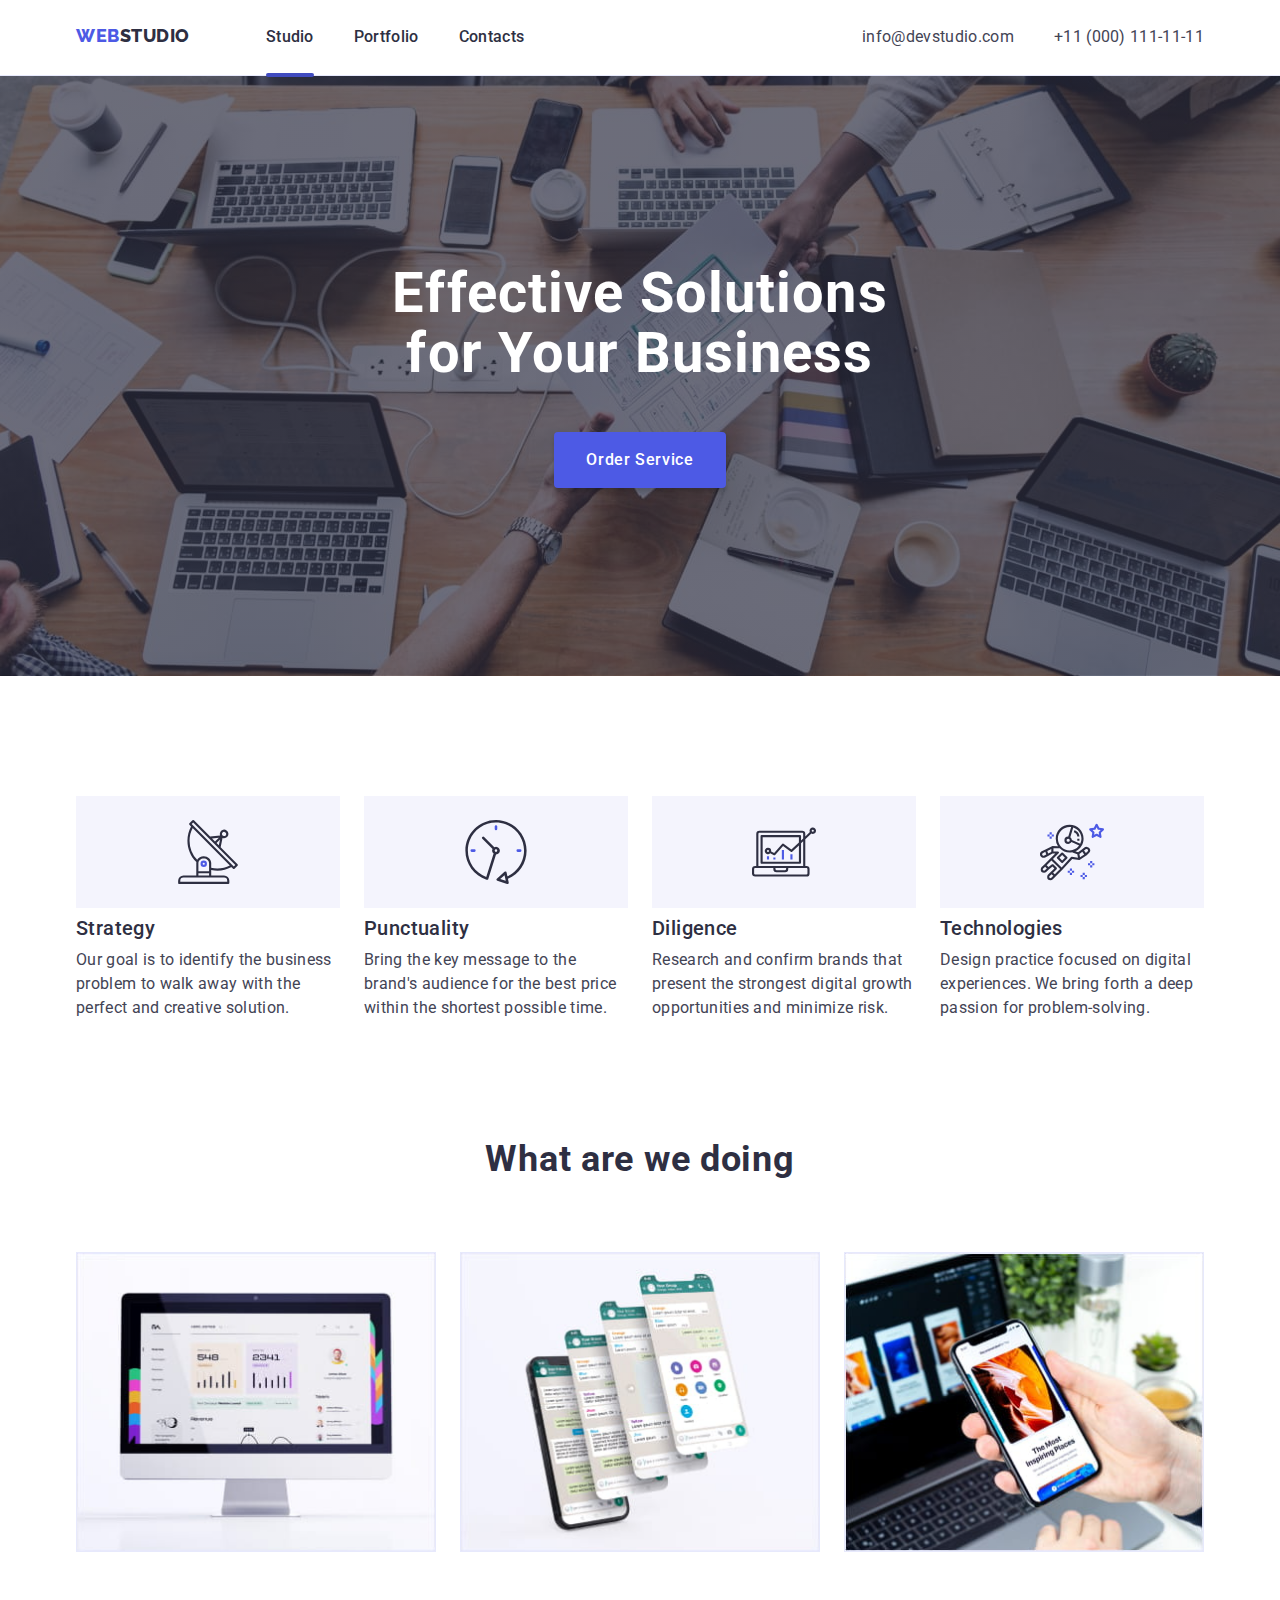
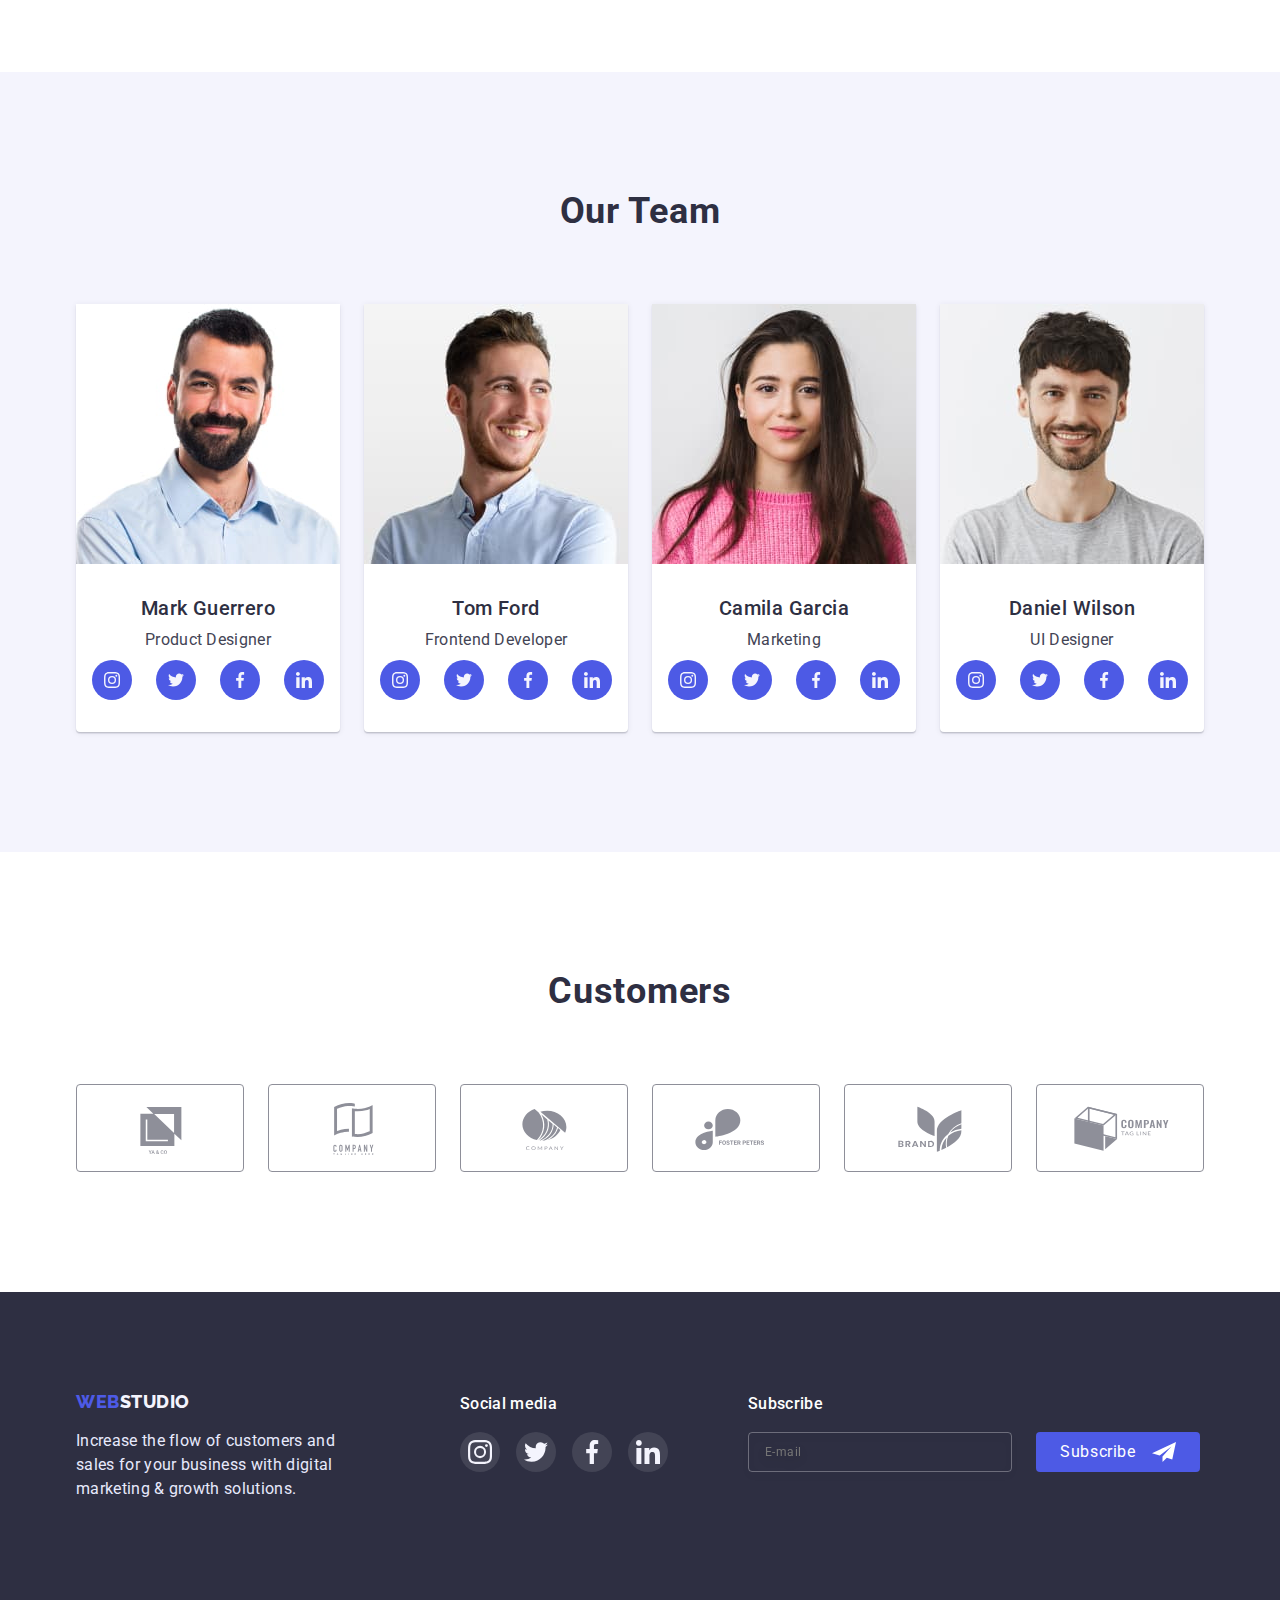
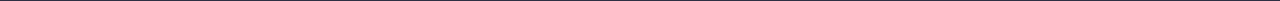
<file: index.html>
<!DOCTYPE html>
<html lang="en">
  <head>
    <meta charset="UTF-8" />
    <meta http-equiv="X-UA-Compatible" content="IE=edge" />
    <meta name="viewport" content="width=device-width, initial-scale=1.0" />
    <title>Document</title>
    <link rel="stylesheet" href="./css/modern-normalize.css" />
    <link rel="stylesheet" href="./css/styles.css" />
    <link rel="stylesheet" href="./css/mobile.css" />
    <link rel="stylesheet" href="./css/tablet.css" />
    <link rel="stylesheet" href="./css/desktop.css" />
    <link rel="preconnect" href="https://fonts.googleapis.com" />
    <link rel="preconnect" href="https://fonts.gstatic.com" crossorigin />
    <link
      href="https://fonts.googleapis.com/css2?family=Raleway:wght@800&family=Roboto:wght@400;500;700;900&display=swap"
      rel="stylesheet"
    />
  </head>
  <body>
    <!--Шапка сторінки-->
    <header class="header">
      <div class="container header-container">
        <a href="./index.html" class="logo"
          ><span class="web">Web</span>studio</a
        >

        <nav class="navigation">
          <ul class="navigation-list">
            <li>
              <a href="./index.html" class="navigation-link current">Studio</a>
            </li>

            <li>
              <a href="./portfolio.html" class="navigation-link">Portfolio</a>
            </li>

            <li>
              <a href="" class="navigation-link">Contacts</a>
            </li>
          </ul>
        </nav>
        <ul class="contacts-list">
          <li>
            <a href="mailto:info@devstudio.com" class="contacts email"
              >info@devstudio.com</a
            >
          </li>
          <li>
            <a href="tel:+11(000)111-11-11" class="contacts"
              >+11 (000) 111-11-11</a
            >
          </li>
        </ul>
        <button
          title="open page menu button"
          data-menu-open
          class="menu-btn-open"
        >
          <svg width="32" height="22" class="icon-hamburger">
            <use href="./images/icons.svg#icon-hamburger"></use>
          </svg>
        </button>
      </div>
    </header>

    <!--Основний унікальний контент сторінки-->
    <main>
      <!--Герой-->
      <section class="hero">
        <div class="container hero-container">
          <h1 class="hero-title">
            Effective Solutions<br />
            for Your Business
          </h1>
          <button data-modal-open class="hero-btn">Order Service</button>
        </div>
      </section>
      <!-- Переваги компанії -->
      <section class="characteristics">
        <div class="container">
          <ul class="benefits">
            <li class="characteristics-item">
              <div class="icon-wrapper-benefits">
                <svg width="64" height="64">
                  <use href="./images/icons.svg#icon-antenna"></use>
                </svg>
              </div>
              <h3 class="headertwo-title benefits-header">Strategy</h3>
              <p class="paragraph-text">
                Our goal is to identify the business problem to walk away with
                the perfect and creative solution.
              </p>
            </li>

            <li class="characteristics-item">
              <div class="icon-wrapper-benefits">
                <svg width="64" height="64">
                  <use href="./images/icons.svg#icon-clock"></use>
                </svg>
              </div>
              <h3 class="headertwo-title benefits-header">Punctuality</h3>
              <p class="paragraph-text">
                Bring the key message to the brand's audience for the best price
                within the shortest possible time.
              </p>
            </li>

            <li class="characteristics-item">
              <div class="icon-wrapper-benefits">
                <svg width="64" height="64">
                  <use href="./images/icons.svg#icon-diagram"></use>
                </svg>
              </div>
              <h3 class="headertwo-title benefits-header">Diligence</h3>
              <p class="paragraph-text">
                Research and confirm brands that present the strongest digital
                growth opportunities and minimize risk.
              </p>
            </li>

            <li class="characteristics-item">
              <div class="icon-wrapper-benefits">
                <svg width="64" height="64">
                  <use href="./images/icons.svg#icon-astronaut"></use>
                </svg>
              </div>
              <h3 class="headertwo-title benefits-header">Technologies</h3>
              <p class="paragraph-text">
                Design practice focused on digital experiences. We bring forth a
                deep passion for problem-solving.
              </p>
            </li>
          </ul>
        </div>
      </section>

      <!--3 Секція-->
      <section class="what-company-does">
        <div class="container">
          <h2 class="headertwo-title wawd-title">What are we doing</h2>
          <ul class="wawd-photos-list">
            <li>
              <img
                srcset="images/Rectangle71.jpg 1x, images/Rectangle71-2x.jpg 2x"
                src="images/Rectangle71.jpg"
                alt="Computer display"
                width="360"
                class="wawd-photos"
              />
            </li>
            <li>
              <img
                srcset="images/Rectangle72.jpg 1x, images/Rectangle72-2x.jpg 2x"
                src="images/Rectangle72.jpg"
                alt="Smartphone screen"
                width="360"
                class="wawd-photos"
              />
            </li>
            <li>
              <img
                srcset="images/Rectangle73.jpg 1x, images/Rectangle73-2x.jpg 2x"
                src="images/Rectangle73.jpg"
                alt="Smartphone and laptop"
                width="360"
                class="wawd-photos"
              />
            </li>
          </ul>
        </div>
      </section>

      <!--4 Секція-->
      <section class="our-team">
        <div class="container">
          <h2 class="headertwo-title ot-title">Our Team</h2>

          <ul class="ot-ul">
            <li class="our-team-item">
              <img
                srcset="images/img1.jpg 1x, images/img1-2x.jpg 2x"
                src="images/img1.jpg"
                alt="Grinning black-haired man"
                width="264"
              />
              <h3 class="header-three-title photocards-header">
                Mark Guerrero
              </h3>
              <p class="paragraph-text">Product Designer</p>
              <ul class="soc-list">
                <li class="soc-list-item">
                  <a
                    title="instagram link"
                    href="https://www.instagram.com/"
                    class="soc-list link"
                    target="_blank"
                    rel="noopener noreferrer"
                    ><svg cwidth="16" height="16" class="soc-icon">
                      <use href="./images/icons.svg#icon-instagram"></use></svg
                  ></a>
                </li>
                <li class="soc-list-item">
                  <a
                    title="twitter link"
                    href="https://twitter.com/home"
                    class="soc-list link"
                    target="_blank"
                    rel="noopener noreferrer"
                    ><svg width="16" height="16" class="soc-icon">
                      <use href="./images/icons.svg#icon-twitter"></use></svg
                  ></a>
                </li>
                <li class="soc-list-item">
                  <a
                    title="facebook link"
                    href="https://www.facebook.com/"
                    class="soc-list link"
                    target="_blank"
                    rel="noopener noreferrer"
                    ><svg width="16" height="16" class="soc-icon">
                      <use href="./images/icons.svg#icon-facebook"></use></svg
                  ></a>
                </li>
                <li class="soc-list-item">
                  <a
                    title="linkedin link"
                    href="https://www.linkedin.com/"
                    class="soc-list link"
                    target="_blank"
                    rel="noopener noreferrer"
                    ><svg width="16" height="16" class="soc-icon">
                      <use href="./images/icons.svg#icon-linkedin"></use></svg
                  ></a>
                </li>
              </ul>
            </li>

            <li class="our-team-item">
              <img
                srcset="images/img2.jpg 1x, images/img2-2x.jpg 2x"
                src="images/img2.jpg"
                alt="Wide-smiling guy"
                width="264"
              />
              <h3 class="header-three-title photocards-header">Tom Ford</h3>
              <p class="paragraph-text">Frontend Developer</p>
              <ul class="soc-list">
                <li class="soc-list-item">
                  <a
                    title="instagram link"
                    href="https://www.instagram.com/"
                    class="soc-list link"
                    target="_blank"
                    rel="noopener noreferrer"
                    ><svg width="16" height="16" class="soc-icon">
                      <use href="./images/icons.svg#icon-instagram"></use></svg
                  ></a>
                </li>
                <li class="soc-list-item">
                  <a
                    title="twitter link"
                    href="https://twitter.com/home"
                    class="soc-list link"
                    target="_blank"
                    rel="noopener noreferrer"
                    ><svg width="16" height="16" class="soc-icon">
                      <use href="./images/icons.svg#icon-twitter"></use></svg
                  ></a>
                </li>
                <li class="soc-list-item">
                  <a
                    title="facebook link"
                    href="https://www.facebook.com/"
                    class="soc-list link"
                    target="_blank"
                    rel="noopener noreferrer"
                    ><svg width="16" height="16" class="soc-icon">
                      <use href="./images/icons.svg#icon-facebook"></use></svg
                  ></a>
                </li>
                <li class="soc-list-item">
                  <a
                    title="linkedin link"
                    href="https://www.linkedin.com/"
                    class="soc-list link"
                    target="_blank"
                    rel="noopener noreferrer"
                    ><svg width="16" height="16" class="soc-icon">
                      <use href="./images/icons.svg#icon-linkedin"></use></svg
                  ></a>
                </li>
              </ul>
            </li>

            <li class="our-team-item">
              <img
                srcset="images/img3.jpg 1x, images/img3-2x.jpg 2x"
                src="images/img3.jpg"
                alt="The brunette looking in full-face"
                width="264"
              />
              <h3 class="header-three-title photocards-header">
                Camila Garcia
              </h3>
              <p class="paragraph-text">Marketing</p>
              <ul class="soc-list">
                <li class="soc-list-item">
                  <a
                    title="instagram link"
                    href="https://www.instagram.com/"
                    class="soc-list link"
                    target="_blank"
                    rel="noopener noreferrer"
                    ><svg width="16" height="16" class="soc-icon">
                      <use href="./images/icons.svg#icon-instagram"></use></svg
                  ></a>
                </li>
                <li class="soc-list-item">
                  <a
                    title="twitter link"
                    href="https://twitter.com/home"
                    class="soc-list link"
                    target="_blank"
                    rel="noopener noreferrer"
                    ><svg width="16" height="16" class="soc-icon">
                      <use href="./images/icons.svg#icon-twitter"></use></svg
                  ></a>
                </li>
                <li class="soc-list-item">
                  <a
                    title="facebook link"
                    href="https://www.facebook.com/"
                    class="soc-list link"
                    target="_blank"
                    rel="noopener noreferrer"
                    ><svg width="16" height="16" class="soc-icon">
                      <use href="./images/icons.svg#icon-facebook"></use></svg
                  ></a>
                </li>
                <li class="soc-list-item">
                  <a
                    title="linkedin link"
                    href="https://www.linkedin.com/"
                    class="soc-list link"
                    target="_blank"
                    rel="noopener noreferrer"
                    ><svg width="16" height="16" class="soc-icon">
                      <use href="./images/icons.svg#icon-linkedin"></use></svg
                  ></a>
                </li>
              </ul>
            </li>

            <li class="our-team-item">
              <img
                srcset="images/img4.jpg 1x, images/img4-2x.jpg 2x"
                src="images/img4.jpg"
                alt="Young guy looking in full-face"
                width="264"
              />
              <h3 class="header-three-title photocards-header">
                Daniel Wilson
              </h3>
              <p class="paragraph-text">UI Designer</p>
              <ul class="soc-list">
                <li class="soc-list-item">
                  <a
                    title="instagram link"
                    href="https://www.instagram.com/"
                    class="soc-list link"
                    target="_blank"
                    rel="noopener noreferrer"
                    ><svg width="16" height="16" class="soc-icon">
                      <use href="./images/icons.svg#icon-instagram"></use></svg
                  ></a>
                </li>
                <li class="soc-list-item">
                  <a
                    title="twitter link"
                    href="https://twitter.com/home"
                    class="soc-list link"
                    target="_blank"
                    rel="noopener noreferrer"
                    ><svg width="16" height="16" class="soc-icon">
                      <use href="./images/icons.svg#icon-twitter"></use></svg
                  ></a>
                </li>
                <li class="soc-list-item">
                  <a
                    title="facebook link"
                    href="https://www.facebook.com/"
                    class="soc-list link"
                    target="_blank"
                    rel="noopener noreferrer"
                    ><svg width="16" height="16" class="soc-icon">
                      <use href="./images/icons.svg#icon-facebook"></use></svg
                  ></a>
                </li>
                <li class="soc-list-item">
                  <a
                    title="linkedin link"
                    href="https://www.linkedin.com/"
                    class="soc-list link"
                    target="_blank"
                    rel="noopener noreferrer"
                    ><svg width="16" height="16" class="soc-icon">
                      <use href="./images/icons.svg#icon-linkedin"></use></svg
                  ></a>
                </li>
              </ul>
            </li>
          </ul>
        </div>
      </section>

      <!-- 5 Секція -->
      <section class="customers">
        <div class="container customers-container">
          <h2 class="headertwo-title customers-title">Customers</h2>
          <ul class="customers-list">
            <li class="customers-list-item">
              <a title="customer link" href="" class="customers-link">
                <svg width="104" height="56" class="customers-icon">
                  <use href="./images/icons.svg#icon-customers-1"></use>
                </svg>
              </a>
            </li>
            <li class="customers-list-item">
              <a title="customer link" href="" class="customers-link">
                <svg width="104" height="56" class="customers-icon">
                  <use href="./images/icons.svg#icon-customers-2"></use>
                </svg>
              </a>
            </li>
            <li class="customers-list-item">
              <a title="customer link" href="" class="customers-link">
                <svg width="104" height="56" class="customers-icon">
                  <use href="./images/icons.svg#icon-customers-3"></use>
                </svg>
              </a>
            </li>
            <li class="customers-list-item">
              <a title="customer link" href="" class="customers-link">
                <svg width="104" height="56" class="customers-icon">
                  <use href="./images/icons.svg#icon-customers-4"></use>
                </svg>
              </a>
            </li>
            <li class="customers-list-item">
              <a title="customer link" href="" class="customers-link">
                <svg width="104" height="56" class="customers-icon">
                  <use href="./images/icons.svg#icon-customers-5"></use>
                </svg>
              </a>
            </li>
            <li class="customers-list-item">
              <a title="customer link" href="" class="customers-link">
                <svg class="customers-icon" width="104" height="56">
                  <use href="./images/icons.svg#icon-customers-6"></use>
                </svg>
              </a>
            </li>
          </ul>
        </div>
      </section>
    </main>

    <!--Footer-->
    <footer class="footer">
      <div class="container footer-container">
        <div class="footer-wrapper">
          <div class="logo-text-wrapper">
            <a href="./index.html" class="logo-footer"
              ><span class="web-footer">Web</span>studio</a
            >
            <p class="footer-text">
              Increase the flow of customers and sales for your business with
              digital marketing & growth solutions.
            </p>
          </div>
          <div class="soc-media">
            <h4 class="social-media-header">Social media</h4>
            <ul class="soc-media-list">
              <li class="soc-media-item">
                <a
                  title="instagram link"
                  href="https://www.instagram.com/"
                  class="soc-media link"
                  target="_blank"
                  rel="noopener noreferrer"
                >
                  <svg width="24px" height="24px" class="soc-media-icon">
                    <use href="./images/icons.svg#icon-instagram"></use></svg
                ></a>
              </li>
              <li class="soc-media-item">
                <a
                  title="twitter link"
                  href="https://twitter.com/home"
                  class="soc-media link"
                  target="_blank"
                  rel="noopener noreferrer"
                >
                  <svg width="24px" height="24px" class="soc-media-icon">
                    <use href="./images/icons.svg#icon-twitter"></use></svg
                ></a>
              </li>
              <li class="soc-media-item">
                <a
                  title="facebook link"
                  href="https://www.facebook.com/"
                  class="soc-media link"
                  target="_blank"
                  rel="noopener noreferrer"
                  ><svg width="24px" height="24px" class="soc-media-icon">
                    <use href="./images/icons.svg#icon-facebook"></use></svg
                ></a>
              </li>
              <li class="soc-media-item">
                <a
                  title="linkedin link"
                  href="https://www.linkedin.com/"
                  class="soc-media link"
                  target="_blank"
                  rel="noopener noreferrer"
                >
                  <svg width="24" height="24" class="soc-media-icon">
                    <use href="./images/icons.svg#icon-linkedin"></use></svg
                ></a>
              </li>
            </ul>
          </div>
          <form class="footer-form">
            <div class="footer-form-wrapper">
              <label for="footer-email" class="subscribe">Subscribe</label>
              <div class="input-btn-wrap">
                <input
                  id="footer-email"
                  type="email"
                  name="email"
                  class="footer-input"
                  placeholder="E-mail"
                  required
                />
                <div class="btn-footer-wrap">
                  <button type="submit" class="btn-footer">
                    <span class="btn-text">Subscribe</span
                    ><svg class="btn-icon" width="24" height="24">
                      <use href="./images/icons.svg#icon-telegram"></use>
                    </svg>
                  </button>
                </div>
              </div>
            </div>
          </form>
        </div>
      </div>
    </footer>

    <!-- Моб-меню -->
    <div data-menu class="menu is-hidden">
      <div class="menu-btn-close">
        <button
          title="close main menu button"
          a
          data-menu-close
          class="close-menu"
        >
          <svg class="icon icon-close">
            <use href="./images/icons.svg#icon-close"></use>
          </svg>
        </button>
      </div>
      <div class="menu-content-wrap">
        <div class="menu-contacts-wrap">
          <nav class="menu-navigation">
            <ul class="menu-navigation-list">
              <li>
                <a href="./index.html" class="menu-navigation-link current"
                  >Studio</a
                >
              </li>

              <li>
                <a href="./portfolio.html" class="menu-navigation-link"
                  >Portfolio</a
                >
              </li>

              <li>
                <a href="" class="menu-navigation-link iris">Contacts</a>
              </li>
            </ul>
          </nav>
        </div>
        <div>
          <ul class="menu-contacts-list">
            <li>
              <a href="tel:+11(000)111-11-11" class="menu-contacts tel"
                >+11 (000) 111-11-11</a
              >
            </li>
            <li>
              <a href="mailto:info@devstudio.com" class="menu-contacts email"
                >info@devstudio.com</a
              >
            </li>
          </ul>
          <ul class="menu-soc-list">
            <li class="menu-soc-list-item">
              <a
                title="instagram link"
                href="https://www.instagram.com/"
                class="menu-soc-list"
                target="_blank"
                rel="noopener noreferrer"
                ><svg cwidth="24" height="24" class="menu-soc-icon">
                  <use href="./images/icons.svg#icon-instagram"></use></svg
              ></a>
            </li>
            <li class="menu-soc-list-item">
              <a
                title="twitter link"
                href="https://twitter.com/home"
                class="menu-soc-list"
                target="_blank"
                rel="noopener noreferrer"
                ><svg width="24" height="24" class="menu-soc-icon">
                  <use href="./images/icons.svg#icon-twitter"></use></svg
              ></a>
            </li>
            <li class="menu-soc-list-item">
              <a
                title="facebook link"
                href="https://www.facebook.com/"
                class="menu-soc-list"
                target="_blank"
                rel="noopener noreferrer"
                ><svg width="24" height="24" class="menu-soc-icon">
                  <use href="./images/icons.svg#icon-facebook"></use></svg
              ></a>
            </li>
            <li class="menu-soc-list-item">
              <a
                title="linkedin link"
                href="https://www.linkedin.com/"
                class="menu-soc-list"
                target="_blank"
                rel="noopener noreferrer"
                ><svg width="24" height="24" class="menu-soc-icon">
                  <use href="./images/icons.svg#icon-linkedin"></use></svg
              ></a>
            </li>
          </ul>
        </div>
      </div>
    </div>

    <!-- Модалка -->
    <div data-modal class="backdrop is-hidden">
      <div class="modal">
        <button
          title="close 'order service' window"
          data-modal-close
          class="close-modal"
        >
          <svg class="icon icon-close">
            <use href="./images/icons.svg#icon-close"></use>
          </svg>
        </button>
        <p class="modal-header">
          Leave your contacts and we will call you back
        </p>
        <form class="modal-form">
          <label for="name" class="modal-labels first">Name</label>
          <div class="modal-input-wrapp">
            <input
              type="text"
              id="name"
              name="name"
              class="modal-inputs"
              placeholder=" "
              required
            />
            <svg class="input-icon" width="18" height="18">
              <use href="./images/icons.svg#icon-person"></use>
            </svg>
          </div>
          <label for="phone" class="modal-labels">Phone</label>
          <div class="modal-input-wrapp">
            <input
              type="tel"
              id="phone"
              name="phone"
              class="modal-inputs"
              placeholder=" "
              required
            />
            <svg class="input-icon" width="18" height="18">
              <use href="./images/icons.svg#icon-phone"></use>
            </svg>
          </div>
          <label for="email" class="modal-labels">Email</label>
          <div class="modal-input-wrapp">
            <input
              type="email"
              id="email"
              name="email"
              class="modal-inputs"
              placeholder=" "
              required
            />
            <svg class="input-icon" width="18" height="18">
              <use href="./images/icons.svg#icon-email"></use>
            </svg>
          </div>
          <div class="comment-wrapper">
            <label for="comment" class="modal-labels">Comment</label
            ><textarea
              name="comment"
              id="comment"
              class="comment-area"
              placeholder="Text input"
            ></textarea>
          </div>
          <div class="checkbox-wrapper">
            <input
              type="checkbox"
              id="policy-accepting"
              name="policy-accepting"
              class="custom-checkbox visually-hidden"
              value="true"
              required
            /><label for="policy-accepting" class="accepting-label"
              >I accept the terms and conditions of the&nbsp<a
                href=""
                class="priv-pol-link"
                >Privacy Policy</a
              ></label
            >
          </div>
          <div class="btn-modal-wrapper">
            <button type="submit" class="modal-submit">Send</button>
          </div>
        </form>
      </div>
    </div>
    <script src="./js/mob-menu.js"></script>
    <script src="./js/modal.js"></script>
  </body>
</html>
</file>
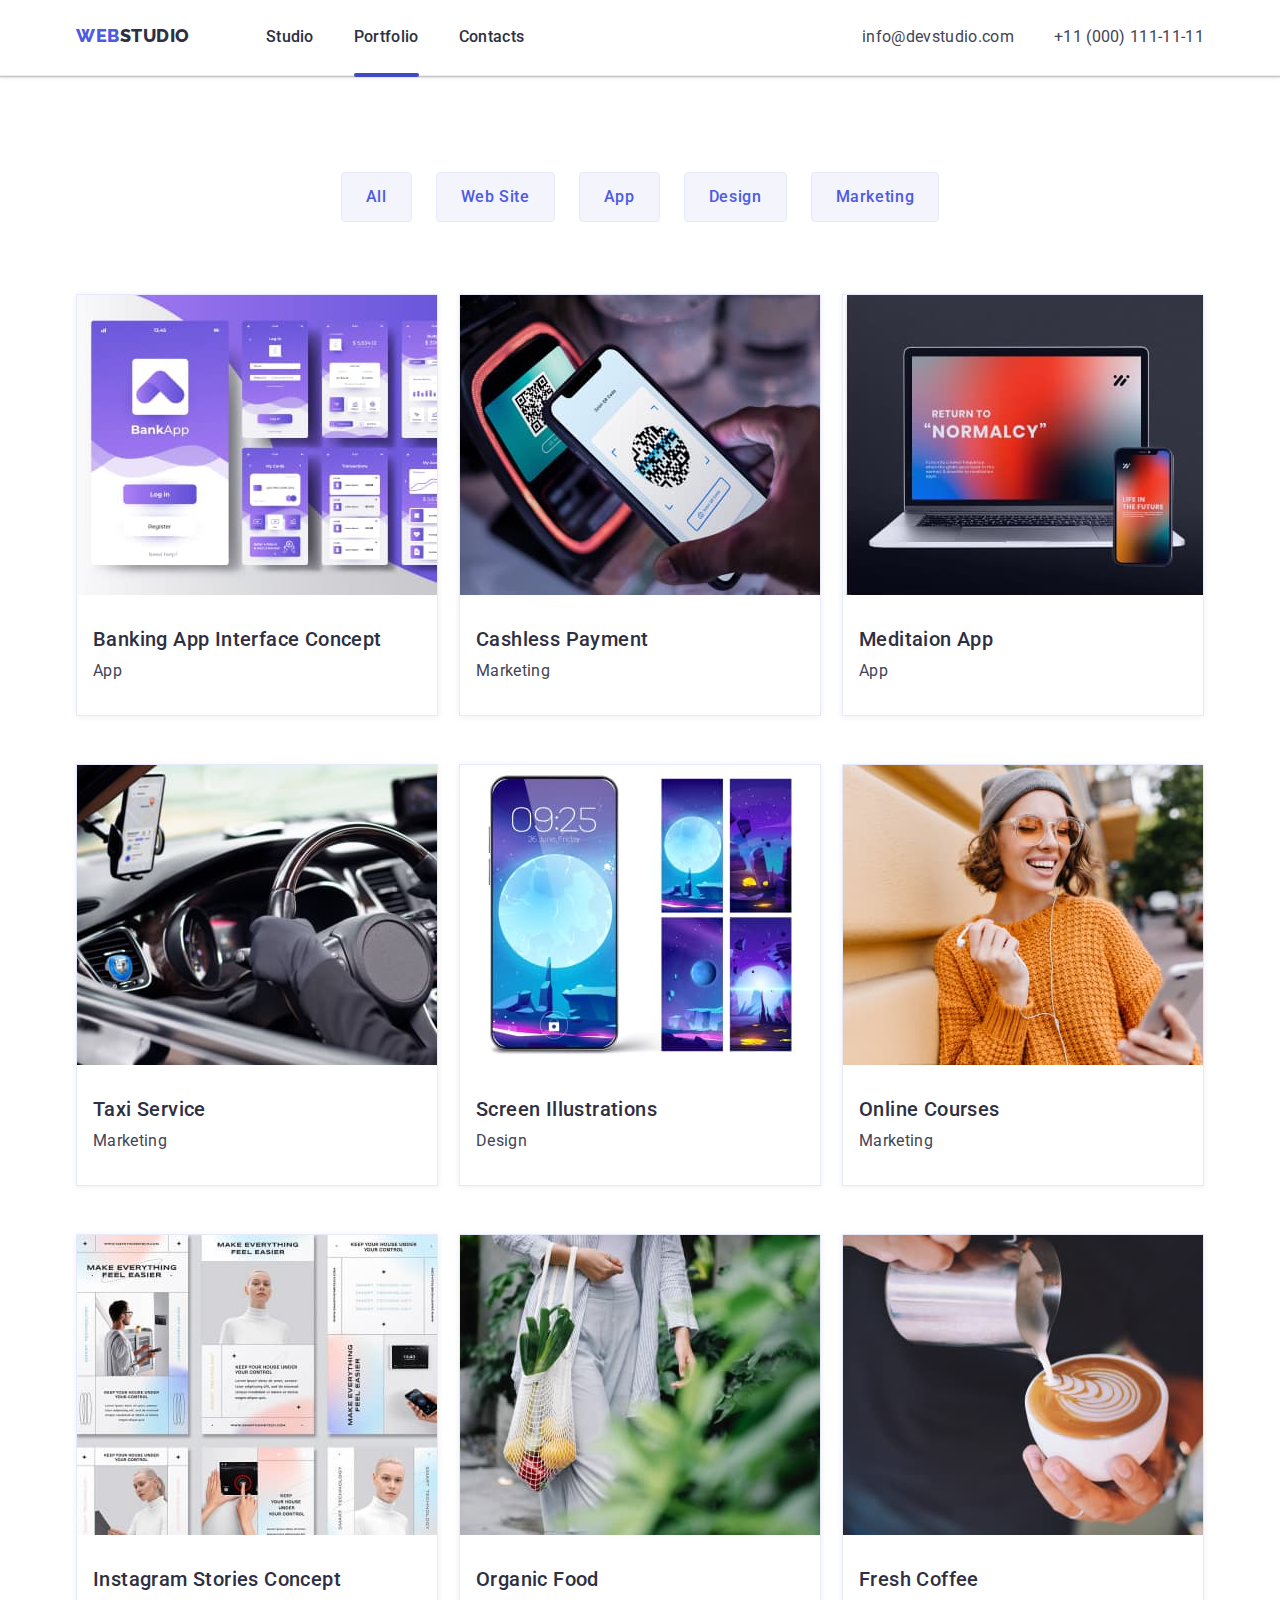
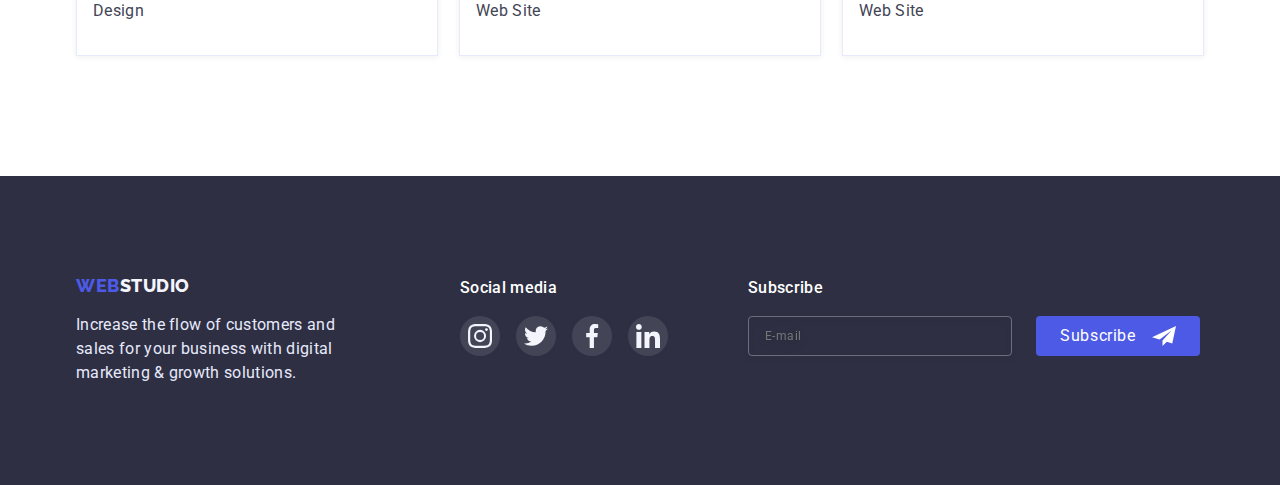
<file: portfolio.html>
<!DOCTYPE html>
<html lang="en">
  <head>
    <meta charset="UTF-8" />
    <meta http-equiv="X-UA-Compatible" content="IE=edge" />
    <meta name="viewport" content="width=device-width, initial-scale=1.0" />
    <title>Document</title>
    <link rel="stylesheet" href="./css/modern-normalize.css" />
    <link rel="stylesheet" href="./css/styles.css" />
    <link rel="stylesheet" href="./css/mobile.css" />
    <link rel="stylesheet" href="./css/tablet.css" />
    <link rel="stylesheet" href="./css/desktop.css" />
    <link rel="preconnect" href="https://fonts.googleapis.com" />
    <link rel="preconnect" href="https://fonts.gstatic.com" crossorigin />
    <link
      href="https://fonts.googleapis.com/css2?family=Raleway:wght@800&family=Roboto:wght@400;500;700;900&display=swap"
      rel="stylesheet"
    />
  </head>
  <body>
    <!--Шапка сторінки-->
    <header class="header">
      <div class="container header-container">
        <a href="./index.html" class="logo"
          ><span class="web">Web</span>studio</a
        >

        <nav class="navigation">
          <ul class="navigation-list">
            <li>
              <a href="./index.html" class="navigation-link">Studio</a>
            </li>

            <li>
              <a href="./portfolio.html" class="navigation-link current"
                >Portfolio</a
              >
            </li>

            <li>
              <a href="" class="navigation-link">Contacts</a>
            </li>
          </ul>
        </nav>
        <ul class="contacts-list">
          <li>
            <a href="mailto:info@devstudio.com" class="contacts email"
              >info@devstudio.com</a
            >
          </li>
          <li>
            <a href="tel:+11(000)111-11-11" class="contacts"
              >+11 (000) 111-11-11</a
            >
          </li>
        </ul>
        <button
          title="open main menu button"
          data-menu-open
          class="menu-btn-open"
        >
          <svg width="32" height="22" class="icon-hamburger">
            <use href="./images/icons.svg#icon-hamburger"></use>
          </svg>
        </button>
      </div>
    </header>

    <!--Основний унікальний контент сторінки-->
    <main>
      <section class="examples">
        <div class="container">
          <!--Фільтри-->
          <ul class="filters unordered-list">
            <li><button type="button" class="filters-btn">All</button></li>
            <li><button type="button" class="filters-btn">Web Site</button></li>
            <li><button type="button" class="filters-btn">App</button></li>
            <li><button type="button" class="filters-btn">Design</button></li>
            <li>
              <button type="button" class="filters-btn">Marketing</button>
            </li>
          </ul>

          <!--Основний контент-->
          <ul class="content unordered-list">
            <li class="content-item">
              <div class="overlay-wrapper">
                <picture
                  ><source
                    srcset="./images/img5.jpg 1x, ./images/img5-2x.jpg 2x"
                    type="image/jpeg"
                    media="(min-width: 1200px)" />
                  <source />
                  <source
                    srcset="
                      ./images/tablet/img5-tab-1x.jpg 1x,
                      ./images/tablet/img5-tab-2x.jpg 2x
                    "
                    type="image/jpeg"
                    media="(min-width: 768px)" />
                  <source />
                  <source
                    srcset="
                      ./images/mobile/img5-mob-1x.jpg 1x,
                      ./images/mobile/img5-mob-2x.jpg 2x
                    "
                    type="image/jpeg"
                    media="(min-width: 320px)" />
                  <source />
                  <img src="./images/img5.jpg" alt="Bank app" class="img-portf"
                /></picture>
                <div class="overlay">
                  <p class="overlay-text">
                    14 Stylish and User-Friendly App Design Concepts · Task
                    Manager App · Calorie Tracker App · Exotic Fruit Ecommerce
                    App · Cloud Storage App
                  </p>
                </div>
              </div>
              <div class="card-text">
                <h2 class="headertwo-portfolio">
                  Banking App Interface Concept
                </h2>
                <p class="text-portfolio">App</p>
              </div>
            </li>
            <li class="content-item">
              <div class="overlay-wrapper">
                <picture
                  ><source
                    srcset="./images/img6.jpg 1x, ./images/img6-2x.jpg 2x"
                    type="image/jpeg"
                    media="(min-width: 1200px)" />
                  <source />
                  <source
                    srcset="
                      ./images/tablet/img6-tab-1x.jpg 1x,
                      ./images/tablet/img6-tab-2x.jpg 2x
                    "
                    type="image/jpeg"
                    media="(min-width: 768px)" />
                  <source />
                  <source
                    srcset="
                      ./images/mobile/img6-mob-1x.jpg 1x,
                      ./images/mobile/img6-mob-2x.jpg 2x
                    "
                    type="image/jpeg"
                    media="(min-width: 320px)" />
                  <source />
                  <img
                    src="./images/img6.jpg"
                    alt="Smartphone"
                    class="img-portf"
                /></picture>
                <div class="overlay">
                  <p class="overlay-text">
                    14 Stylish and User-Friendly App Design Concepts · Task
                    Manager App · Calorie Tracker App · Exotic Fruit Ecommerce
                    App · Cloud Storage App
                  </p>
                </div>
              </div>
              <div class="card-text">
                <h2 class="headertwo-portfolio">Cashless Payment</h2>
                <p class="text-portfolio">Marketing</p>
              </div>
            </li>
            <li class="content-item">
              <div class="overlay-wrapper">
                <picture
                  ><source
                    srcset="./images/img7.jpg 1x, ./images/img7-2x.jpg 2x"
                    type="image/jpeg"
                    media="(min-width: 1200px)" />
                  <source />
                  <source
                    srcset="
                      ./images/tablet/img7-tab-1x.jpg 1x,
                      ./images/tablet/img7-tab-2x.jpg 2x
                    "
                    type="image/jpeg"
                    media="(min-width: 768px)" />
                  <source />
                  <source
                    srcset="
                      ./images/mobile/img7-mob-1x.jpg 1x,
                      ./images/mobile/img7-mob-2x.jpg 2x
                    "
                    type="image/jpeg"
                    media="(min-width: 320px)" />
                  <source />
                  <img src="./images/img7.jpg" alt="Laptop" class="img-portf"
                /></picture>
                <div class="overlay">
                  <p class="overlay-text">
                    14 Stylish and User-Friendly App Design Concepts · Task
                    Manager App · Calorie Tracker App · Exotic Fruit Ecommerce
                    App · Cloud Storage App
                  </p>
                </div>
              </div>
              <div class="card-text">
                <h2 class="headertwo-portfolio">Meditaion App</h2>
                <p class="text-portfolio">App</p>
              </div>
            </li>
            <li class="content-item">
              <div class="overlay-wrapper">
                <picture
                  ><source
                    srcset="./images/img8.jpg 1x, ./images/img8-2x.jpg 2x"
                    type="image/jpeg"
                    media="(min-width: 1200px)" />
                  <source />
                  <source
                    srcset="
                      ./images/tablet/img8-tab-1x.jpg 1x,
                      ./images/tablet/img8-tab-2x.jpg 2x
                    "
                    type="image/jpeg"
                    media="(min-width: 768px)" />
                  <source />
                  <source
                    srcset="
                      ./images/mobile/img8-mob-1x.jpg 1x,
                      ./images/mobile/img8-mob-2x.jpg 2x
                    "
                    type="image/jpeg"
                    media="(min-width: 320px)" />
                  <source />
                  <img
                    src="./images/img8.jpg"
                    alt="Steering wheel"
                    class="img-portf"
                /></picture>
                <div class="overlay">
                  <p class="overlay-text">
                    14 Stylish and User-Friendly App Design Concepts · Task
                    Manager App · Calorie Tracker App · Exotic Fruit Ecommerce
                    App · Cloud Storage App
                  </p>
                </div>
              </div>
              <div class="card-text">
                <h2 class="headertwo-portfolio">Taxi Service</h2>
                <p class="text-portfolio">Marketing</p>
              </div>
            </li>
            <li class="content-item">
              <div class="overlay-wrapper">
                <picture
                  ><source
                    srcset="./images/img9.jpg 1x, ./images/img9-2x.jpg 2x"
                    type="image/jpeg"
                    media="(min-width: 1200px)" />
                  <source />
                  <source
                    srcset="
                      ./images/tablet/img9-tab-1x.jpg 1x,
                      ./images/tablet/img9-tab-2x.jpg 2x
                    "
                    type="image/jpeg"
                    media="(min-width: 768px)" />
                  <source />
                  <source
                    srcset="
                      ./images/mobile/img9-mob-1x.jpg 1x,
                      ./images/mobile/img9-mob-2x.jpg 2x
                    "
                    type="image/jpeg"
                    media="(min-width: 320px)" />
                  <source />
                  <img
                    src="./images/img9.jpg"
                    alt="Locked smartphone screen"
                    class="img-portf"
                /></picture>
                <div class="overlay">
                  <p class="overlay-text">
                    14 Stylish and User-Friendly App Design Concepts · Task
                    Manager App · Calorie Tracker App · Exotic Fruit Ecommerce
                    App · Cloud Storage App
                  </p>
                </div>
              </div>
              <div class="card-text">
                <h2 class="headertwo-portfolio">Screen Illustrations</h2>
                <p class="text-portfolio">Design</p>
              </div>
            </li>
            <li class="content-item">
              <div class="overlay-wrapper">
                <picture
                  ><source
                    srcset="./images/img10.jpg 1x, ./images/img10-2x.jpg 2x"
                    type="image/jpeg"
                    media="(min-width: 1200px)" />
                  <source />
                  <source
                    srcset="
                      ./images/tablet/img10-tab-1x.jpg 1x,
                      ./images/tablet/img10-tab-2x.jpg 2x
                    "
                    type="image/jpeg"
                    media="(min-width: 768px)" />
                  <source />
                  <source
                    srcset="
                      ./images/mobile/img10-mob-1x.jpg 1x,
                      ./images/mobile/img10-mob-2x.jpg 2x
                    "
                    type="image/jpeg"
                    media="(min-width: 320px)" />
                  <source />
                  <img
                    src="./images/img10.jpg"
                    alt="Joyful girl with a smartphone"
                    class="img-portf"
                /></picture>
                <div class="overlay">
                  <p class="overlay-text">
                    14 Stylish and User-Friendly App Design Concepts · Task
                    Manager App · Calorie Tracker App · Exotic Fruit Ecommerce
                    App · Cloud Storage App
                  </p>
                </div>
              </div>
              <div class="card-text">
                <h2 class="headertwo-portfolio">Online Courses</h2>
                <p class="text-portfolio">Marketing</p>
              </div>
            </li>
            <li class="content-item">
              <div class="overlay-wrapper">
                <picture
                  ><source
                    srcset="./images/img11.jpg 1x, ./images/img11-2x.jpg 2x"
                    type="image/jpeg"
                    media="(min-width: 1200px)" />
                  <source />
                  <source
                    srcset="
                      ./images/tablet/img11-tab-1x.jpg 1x,
                      ./images/tablet/img11-tab-2x.jpg 2x
                    "
                    type="image/jpeg"
                    media="(min-width: 768px)" />
                  <source />
                  <source
                    srcset="
                      ./images/mobile/img11-mob-1x.jpg 1x,
                      ./images/mobile/img11-mob-2x.jpg 2x
                    "
                    type="image/jpeg"
                    media="(min-width: 320px)" />
                  <source />
                  <img
                    src="./images/img11.jpg"
                    alt="Templates of Instagram stories"
                    class="img-portf"
                /></picture>
                <div class="overlay">
                  <p class="overlay-text">
                    14 Stylish and User-Friendly App Design Concepts · Task
                    Manager App · Calorie Tracker App · Exotic Fruit Ecommerce
                    App · Cloud Storage App
                  </p>
                </div>
              </div>
              <div class="card-text">
                <h2 class="headertwo-portfolio">Instagram Stories Concept</h2>
                <p class="text-portfolio">Design</p>
              </div>
            </li>
            <li class="content-item">
              <div class="overlay-wrapper">
                <picture
                  ><source
                    srcset="./images/img12.jpg 1x, ./images/img12-2x.jpg 2x"
                    type="image/jpeg"
                    media="(min-width: 1200px)" />
                  <source />
                  <source
                    srcset="
                      ./images/tablet/img12-tab-1x.jpg 1x,
                      ./images/tablet/img12-tab-2x.jpg 2x
                    "
                    type="image/jpeg"
                    media="(min-width: 768px)" />
                  <source />
                  <source
                    srcset="
                      ./images/mobile/img12-mob-1x.jpg 1x,
                      ./images/mobile/img12-mob-2x.jpg 2x
                    "
                    type="image/jpeg"
                    media="(min-width: 320px)" />
                  <source />
                  <img
                    src="./images/img12.jpg"
                    alt="Woman with natural products"
                    class="img-portf"
                /></picture>
                <div class="overlay">
                  <p class="overlay-text">
                    14 Stylish and User-Friendly App Design Concepts · Task
                    Manager App · Calorie Tracker App · Exotic Fruit Ecommerce
                    App · Cloud Storage App
                  </p>
                </div>
              </div>
              <div class="card-text">
                <h2 class="headertwo-portfolio">Organic Food</h2>
                <p class="text-portfolio">Web Site</p>
              </div>
            </li>
            <li class="content-item">
              <div class="overlay-wrapper">
                <picture
                  ><source
                    srcset="./images/img13.jpg 1x, ./images/img13-2x.jpg 2x"
                    type="image/jpeg"
                    media="(min-width: 1200px)" />
                  <source />
                  <source
                    srcset="
                      ./images/tablet/img13-tab-1x.jpg 1x,
                      ./images/tablet/img13-tab-2x.jpg 2x
                    "
                    type="image/jpeg"
                    media="(min-width: 768px)" />
                  <source />
                  <source
                    srcset="
                      ./images/mobile/img13-mob-1x.jpg 1x,
                      ./images/mobile/img13-mob-2x.jpg 2x
                    "
                    type="image/jpeg"
                    media="(min-width: 320px)" />
                  <source />
                  <img
                    src="./images/img13.jpg"
                    alt="A cup of tee"
                    class="img-portf"
                /></picture>
                <div class="overlay">
                  <p class="overlay-text">
                    14 Stylish and User-Friendly App Design Concepts · Task
                    Manager App · Calorie Tracker App · Exotic Fruit Ecommerce
                    App · Cloud Storage App
                  </p>
                </div>
              </div>
              <div class="card-text">
                <h2 class="headertwo-portfolio">Fresh Coffee</h2>
                <p class="text-portfolio">Web Site</p>
              </div>
            </li>
          </ul>
        </div>
      </section>
    </main>

    <!--Підвал сторінки-->
    <footer class="footer">
      <div class="container footer-container">
        <div class="footer-wrapper">
          <div class="logo-text-wrapper">
            <a href="./index.html" class="logo-footer"
              ><span class="web-footer">Web</span>studio</a
            >
            <p class="footer-text">
              Increase the flow of customers and sales for your business with
              digital marketing & growth solutions.
            </p>
          </div>
          <div class="soc-media">
            <h4 class="social-media-header">Social media</h4>
            <ul class="soc-media-list">
              <li class="soc-media-item">
                <a
                  title="instagram link"
                  href="https://www.instagram.com/"
                  class="soc-media link"
                  target="_blank"
                  rel="noopener noreferrer"
                >
                  <svg width="24px" height="24px" class="soc-media-icon">
                    <use href="./images/icons.svg#icon-instagram"></use></svg
                ></a>
              </li>
              <li class="soc-media-item">
                <a
                  title="twitter link"
                  href="https://twitter.com/home"
                  class="soc-media link"
                  target="_blank"
                  rel="noopener noreferrer"
                >
                  <svg width="24px" height="24px" class="soc-media-icon">
                    <use href="./images/icons.svg#icon-twitter"></use></svg
                ></a>
              </li>
              <li class="soc-media-item">
                <a
                  title="facebook link"
                  href="https://www.facebook.com/"
                  class="soc-media link"
                  target="_blank"
                  rel="noopener noreferrer"
                  ><svg width="24px" height="24px" class="soc-media-icon">
                    <use href="./images/icons.svg#icon-facebook"></use></svg
                ></a>
              </li>
              <li class="soc-media-item">
                <a
                  title="linkedin link"
                  href="https://www.linkedin.com/"
                  class="soc-media link"
                  target="_blank"
                  rel="noopener noreferrer"
                >
                  <svg width="24" height="24" class="soc-media-icon">
                    <use href="./images/icons.svg#icon-linkedin"></use></svg
                ></a>
              </li>
            </ul>
          </div>
          <form class="footer-form">
            <div class="footer-form-wrapper">
              <label for="email" class="subscribe">Subscribe</label>
              <div class="input-btn-wrap">
                <input
                  id="email"
                  type="email"
                  name="email"
                  class="footer-input"
                  placeholder="E-mail"
                  required
                />
                <div class="btn-footer-wrap">
                  <button type="submit" class="btn-footer">
                    <span class="btn-text">Subscribe</span
                    ><svg class="btn-icon" width="24" height="24">
                      <use href="./images/icons.svg#icon-telegram"></use>
                    </svg>
                  </button>
                </div>
              </div>
            </div>
          </form>
        </div>
      </div>
    </footer>
    <div data-menu class="menu is-hidden">
      <div class="menu-btn-close">
        <button
          title="close main menu button"
          data-menu-close
          class="close-menu"
        >
          <svg class="icon icon-close">
            <use href="./images/icons.svg#icon-close"></use>
          </svg>
        </button>
      </div>
      <div class="menu-content-wrap">
        <div class="menu-contacts-wrap">
          <nav class="menu-navigation">
            <ul class="menu-navigation-list">
              <li>
                <a href="./index.html" class="menu-navigation-link current"
                  >Studio</a
                >
              </li>

              <li>
                <a href="./portfolio.html" class="menu-navigation-link"
                  >Portfolio</a
                >
              </li>

              <li>
                <a href="" class="menu-navigation-link iris">Contacts</a>
              </li>
            </ul>
          </nav>
        </div>
        <div>
          <ul class="menu-contacts-list">
            <li>
              <a href="tel:+11(000)111-11-11" class="menu-contacts tel"
                >+11 (000) 111-11-11</a
              >
            </li>
            <li>
              <a href="mailto:info@devstudio.com" class="menu-contacts email"
                >info@devstudio.com</a
              >
            </li>
          </ul>
          <ul class="menu-soc-list">
            <li class="menu-soc-list-item">
              <a
                title="instagram link"
                href="https://www.instagram.com/"
                class="menu-soc-list"
                target="_blank"
                rel="noopener noreferrer"
                ><svg cwidth="24" height="24" class="menu-soc-icon">
                  <use href="./images/icons.svg#icon-instagram"></use></svg
              ></a>
            </li>
            <li class="menu-soc-list-item">
              <a
                title="twitter link"
                href="https://twitter.com/home"
                class="menu-soc-list"
                target="_blank"
                rel="noopener noreferrer"
                ><svg width="24" height="24" class="menu-soc-icon">
                  <use href="./images/icons.svg#icon-twitter"></use></svg
              ></a>
            </li>
            <li class="menu-soc-list-item">
              <a
                title="facebook link"
                href="https://www.facebook.com/"
                class="menu-soc-list"
                target="_blank"
                rel="noopener noreferrer"
                ><svg width="24" height="24" class="menu-soc-icon">
                  <use href="./images/icons.svg#icon-facebook"></use></svg
              ></a>
            </li>
            <li class="menu-soc-list-item">
              <a
                title="linkedin link"
                href="https://www.linkedin.com/"
                class="menu-soc-list"
                target="_blank"
                rel="noopener noreferrer"
                ><svg width="24" height="24" class="menu-soc-icon">
                  <use href="./images/icons.svg#icon-linkedin"></use></svg
              ></a>
            </li>
          </ul>
        </div>
      </div>
    </div>
    <script src="./js/mob-menu.js"></script>
  </body>
</html>
</file>
<file: css/styles.css>
:root {
  --background-color: #2e2f42;
  --logo-color: #4d5ae5;
  --basic-text-color: #434455;
  --bg-icon: #f4f4fd;
}

/* Перенести, сюди не відноситься */
.header-three-title {
  font-weight: 500;
  font-size: 20px;
  line-height: 1.2;
  letter-spacing: 0.02em;
  color: var(--background-color);
}

p,
h1,
h2,
h3,
h4,
h5,
h6 {
  margin: 0;
}

ul,
ol {
  list-style-type: none;
  margin: 0;
  padding: 0;
}

img {
  display: block;
}

body {
  font-family: 'Roboto', sans-serif;
  color: var(--basic-text-color);
}

.container {
  margin: 0 auto;
  padding: 0 15px;
}

/* Клас для візуального скриття будь-якого елементу */
.visually-hidden {
  position: absolute;
  width: 1px;
  height: 1px;
  margin: -1px;
  border: 0;
  padding: 0;
  white-space: nowrap;
  clip-path: inset(100%);
  clip: rect(0 0 0 0);
  overflow: hidden;
}
/* Клас для візуального скриття будь-якого елементу */

/*Header*/
.header {
  height: 70px;
  padding-top: 24px;
  padding-bottom: 24px;
  background-color: #ffffff;
  border-bottom: 1px solid #e7e9fc;
  box-shadow: 0px 2px 1px rgba(46, 47, 66, 0.08),
    0px 1px 1px rgba(46, 47, 66, 0.16), 0px 1px 6px rgba(46, 47, 66, 0.08);
}

.header-container {
  display: flex;
  justify-content: space-between;
}

.web,
.logo {
  font-family: 'Raleway', sans-serif;
  font-weight: 800;
  font-size: 18px;
  line-height: 1.33;
  display: flex;
  align-items: center;
  letter-spacing: 0.03em;
  text-transform: uppercase;
  text-decoration: none;
}

.logo {
  color: var(--background-color);
}

.web {
  color: var(--logo-color);
}

.navigation {
  display: none;
}

.contacts-list {
  display: none;
}

.menu-btn-open {
  display: block;
  display: flex;
  align-items: center;
  justify-content: center;
  padding: 0;
  background-color: #ffffff;
  border: #ffffff;
  outline: none;
}

.icon-hamburger {
  display: block;
  stroke: rgba(46, 47, 66, 1);
}

/*Main*/
/* 1 секція */
.hero {
  background-color: var(--background-color);
  padding: 112px 0px;
  background-repeat: no-repeat;
  background-position: center;
  background-size: cover;
  background-image: linear-gradient(
      rgba(46, 47, 66, 0.7),
      rgba(46, 47, 66, 0.7)
    ),
    url(../images/hero-bgi-mob-1x.jpg);
}

.hero-container {
  display: flex;
  flex-direction: column;
  align-items: center;
}

.hero-title {
  font-weight: 700;
  font-size: 36px;
  line-height: 1.11;
  text-align: center;
  letter-spacing: 0.02em;
  color: #ffffff;
  margin-bottom: 72px;
}

.hero-btn {
  font-family: 'Roboto', sans-serif;
  font-weight: 500;
  font-size: 16px;
  line-height: 1.5;
  letter-spacing: 0.04em;
  padding: 16px 32px;
  background-color: var(--logo-color);
  color: #ffffff;
  box-shadow: 0px 4px 4px rgba(0, 0, 0, 0.15);
  border: 0px;
  border-radius: 4px;
  cursor: pointer;
  transition: background-color 250ms cubic-bezier(0.4, 0, 0.2, 1),
    box-shadow 250ms cubic-bezier(0.4, 0, 0.2, 1);
}

.hero-btn:hover,
.hero-btn:focus {
  background-color: var(--logo-color);
  box-shadow: 0px 1px 6px rgba(46, 47, 66, 0.08),
    0px 1px 1px rgba(46, 47, 66, 0.16), 0px 2px 1px rgba(46, 47, 66, 0.08);
}

.hero-btn:active {
  background-color: #404bbf;
  box-shadow: 0px 4px 4px rgba(0, 0, 0, 0.15);
}

/* 2 секція */
.characteristics {
  padding: 96px 0px;
}

.benefits {
  display: flex;
  flex-wrap: wrap;
  row-gap: 72px;
  max-width: 100%;
}

.icon-wrapper-benefits {
  display: none;
}

.benefits-header {
  margin-bottom: 8px;
}

.paragraph-text {
  font-weight: 500;
  font-size: 16px;
  line-height: 1.5;
  letter-spacing: 0.02em;
}

.headertwo-title {
  font-weight: 700;
  font-size: 36px;
  line-height: 1.11;
  letter-spacing: 0.02em;
  color: var(--background-color);
  text-align: center;
}

/* 3 секція відсутня на телефоні */
.what-company-does {
  display: none;
}

/* 4 секція */
.our-team {
  background-color: var(--bg-icon);
  padding-top: 96px;
  padding-bottom: 128px;
}

.ot-title {
  margin-bottom: 72px;
}

.ot-ul {
  display: flex;
  flex-wrap: wrap;
  row-gap: 72px;
  justify-content: center;
}

.our-team-item {
  background-color: #ffffff;
  display: flex;
  flex-direction: column;
  align-items: center;
  padding-bottom: 32px;
  box-shadow: 0px 1px 6px rgba(46, 47, 66, 0.08),
    0px 1px 1px rgba(46, 47, 66, 0.16), 0px 2px 1px rgba(46, 47, 66, 0.08);
  border-radius: 0px 0px 4px 4px;
}

.photocards-header {
  margin-top: 32px;
  margin-bottom: 8px;
}

.soc-list {
  margin-top: 8px;
  display: flex;
  height: 40px;
  gap: 24px;
  justify-content: center;
  align-items: center;
}

.soc-list-item {
  width: 40px;
  height: 100%;
}

.soc-list.link {
  width: 100%;
  height: 100%;
  border-radius: 50%;
  background-color: var(--logo-color);
  margin-top: 0;
  transition: background-color 250ms cubic-bezier(0.4, 0, 0.2, 1);
}
.soc-list.link:hover,
.soc-list.link:focus,
.soc-list.link:active {
  background-color: #404bbf;
}

.soc-icon {
  fill: var(--bg-icon);
}

/* 5 секція */
.customers {
  padding: 96px 0px;
}

.customers-title {
  margin-bottom: 72px;
}

.customers-list {
  display: flex;
  flex-wrap: wrap;
  column-gap: 16px;
  row-gap: 72px;
  justify-content: center;
}

.customers-list-item {
  height: 88px;
  width: 190px;
  border: 1px solid #8e8f99;
  border-radius: 4px;
  transition: border-color 250ms cubic-bezier(0.4, 0, 0.2, 1);
}

.customers-link {
  height: 100%;
  width: 100%;
  display: flex;
  justify-content: center;
  align-items: center;
}

.customers-icon {
  fill: #8e8f99;
  transition: fill 250ms cubic-bezier(0.4, 0, 0.2, 1);
}
.customers-list-item:hover,
.customers-list-item:focus,
.customers-list-item:active {
  border-color: #404bbf;
}
.customers-link:focus .customers-icon,
.customers-link:active .customers-icon,
.customers-link:hover .customers-icon {
  fill: #404bbf;
}

/*Footer*/
.footer {
  background-color: var(--background-color);
  padding: 96px 0px;
}

.footer-wrapper {
  display: flex;
  flex-wrap: wrap;
  justify-content: center;
  row-gap: 72px;
}

.logo-footer {
  font-family: 'Raleway', sans-serif;
  font-weight: 800;
  font-size: 18px;
  line-height: 1.16;
  display: flex;
  justify-content: center;
  letter-spacing: 0.03em;
  text-transform: uppercase;
  color: var(--bg-icon);
  text-decoration: none;
  margin-bottom: 16px;
}

.web-footer {
  font-family: 'Raleway', sans-serif;
  font-weight: 800;
  font-size: 18px;
  line-height: 1.16;
  display: flex;
  align-items: center;
  letter-spacing: 0.03em;
  text-transform: uppercase;
  color: var(--logo-color);
}

.footer-text {
  font-size: 16px;
  line-height: 1.5;
  letter-spacing: 0.02em;
  color: #e7e9fc;
  max-width: 268px;
}

.social-media-header {
  font-weight: 500;
  font-size: 16px;
  line-height: 1.5;
  letter-spacing: 0.02em;
  color: #ffffff;
  text-align: center;
  margin-bottom: 16px;
}

.soc-media-list {
  display: flex;
  justify-content: center;
  column-gap: 16px;
}

.soc-media-item {
  width: 40px;
  height: 40px;
}

.soc-media.link {
  height: 100%;
  width: 100%;
  margin-left: 0;
  display: flex;
  justify-content: center;
  align-items: center;
  background-color: rgba(255, 255, 255, 0.1);
  border-radius: 50%;
  transition: background-color 250ms cubic-bezier(0.4, 0, 0.2, 1);
}

.soc-media-icon {
  fill: var(--bg-icon);
}

.soc-media.link:hover,
.soc-media.link:focus,
.soc-media.link:active {
  background-color: #31d0aa;
}

.footer-form {
  width: 100%;
}

.subscribe {
  margin-bottom: 16px;
  display: flex;
  justify-content: center;
  font-weight: 500;
  font-size: 16px;
  line-height: 1.5;
  letter-spacing: 0.02em;
  color: #ffffff;
}

.input-btn-wrap {
  display: flex;
  flex-wrap: wrap;
  justify-content: center;
  row-gap: 16px;
}

.footer-input {
  background-color: rgba(0, 0, 0, 0);
  width: 100%;
  height: 40px;
  border: 1px solid rgba(255, 255, 255, 0.3);
  filter: drop-shadow(0px 4px 4px rgba(0, 0, 0, 0.15));
  border-radius: 4px;
  font-weight: 400;
  font-size: 12px;
  line-height: 2;
  letter-spacing: 0.04em;
  color: rgba(255, 255, 255, 0.6);
  padding: 8px 0px 8px 16px;
  outline: none;
  transition: border-color 250ms cubic-bezier(0.4, 0, 0.2, 1);
}

.footer-input:not(placeholder-shown) {
  color: #ffffff;
  font-size: 12px;
  line-height: 1.33;
  letter-spacing: 0.04em;
}

.footer-input:focus,
.footer-input:active {
  border-color: #ffffff;
}

.btn-footer {
  display: flex;
  flex-direction: row;
  justify-content: center;
  align-items: center;
  padding: 8px 24px;
  gap: 16px;
  background-color: var(--logo-color);
  border: 0px;
  border-radius: 4px;
  cursor: pointer;
}

.btn-text {
  font-size: 16px;
  line-height: 1.5;
  letter-spacing: 0.04em;
  color: #ffffff;
}

/*Portfolio styles*/
.examples {
  padding: 48px 0px;
}

.filters {
  display: flex;
  flex-wrap: wrap;
  column-gap: 24px;
  row-gap: 16px;
  justify-content: flex-start;
  margin-bottom: 48px;
}

.filters-btn {
  font-family: 'Roboto', sans-serif;
  box-sizing: border-box;
  font-weight: 500;
  font-size: 16px;
  line-height: 1.5;
  display: flex;
  justify-content: center;
  align-items: center;
  text-align: center;
  letter-spacing: 0.04em;
  color: var(--logo-color);
  background-color: var(--bg-icon);
  border: 1px solid #e7e9fc;
  border-radius: 4px;
  cursor: pointer;
  padding: 8px 16px;
  transition: background-color 250ms cubic-bezier(0.4, 0, 0.2, 1),
    color 250ms cubic-bezier(0.4, 0, 0.2, 1),
    box-shadow 250ms cubic-bezier(0.4, 0, 0.2, 1);
}

.filters-btn:hover,
.filters-btn:focus {
  background-color: #404bbf;
  color: #ffffff;
  box-shadow: 0px 3px 1px rgba(0, 0, 0, 0.1), 0px 2px 1px rgba(0, 0, 0, 0.08),
    0px 2px 2px rgba(0, 0, 0, 0.12);
}

.content {
  display: flex;
  flex-wrap: wrap;
  justify-content: center;
  row-gap: 48px;
}

.content-item {
  background-color: #ffffff;
  display: flex;
  flex-direction: column;
  border: 1px solid #e7e9fc;
  box-shadow: 0px 1px 6px rgba(46, 47, 66, 0.08);
  width: calc((100% - 48px) / 3);
  transition: border 250ms cubic-bezier(0.4, 0, 0.2, 1),
    box-shadow 250ms cubic-bezier(0.4, 0, 0.2, 1);
  width: 396px;
  cursor: pointer;
}

.content-item:hover,
.content-item:focus {
  border: 0.5px solid var(--bg-icon);
  box-shadow: 0px 1px 6px rgba(46, 47, 66, 0.08),
    0px 1px 1px rgba(46, 47, 66, 0.16), 0px 2px 1px rgba(46, 47, 66, 0.08);
}

.overlay-wrapper {
  height: 280px;
  position: relative;
  overflow: hidden;
}

.overlay {
  position: absolute;
  top: 0;
  left: 0;
  width: 100%;
  height: 100%;
  background-color: var(--logo-color);
  transform: translateY(100%);
  transition: transform 250ms cubic-bezier(0.4, 0, 0.2, 1);
  padding-top: 40px;
  padding-left: 32px;
  padding-right: 32px;
}

.content-item:hover .overlay,
.content-item:focus .overlay {
  transform: translatex(0%);
}

.overlay > .overlay-text {
  font-size: 16px;
  line-height: 1.5;
  letter-spacing: 0.02em;
  color: var(--bg-icon);
}

.card-text {
  padding: 32px 0px 32px 16px;
}

.headertwo-portfolio {
  font-weight: 500;
  font-size: 20px;
  line-height: 1.2;
  letter-spacing: 0.02em;
  color: var(--background-color);
  margin-bottom: 8px;
}

.text-portfolio {
  font-size: 16px;
  line-height: 1.5;
  letter-spacing: 0.02em;
}

/* Моб-меню */
.menu {
  background-color: #ffffff;
  box-shadow: 0px 2px 1px rgba(46, 47, 66, 0.08),
    0px 1px 1px rgba(46, 47, 66, 0.16), 0px 1px 6px rgba(46, 47, 66, 0.08);
  position: fixed;
  top: 0;
  width: 100vw;
  height: 100vh;
  padding: 80px 0px 40px 40px;
  overflow-y: scroll;
}

.menu.is-hidden {
  visibility: hidden;
  opacity: 0;
  pointer-events: none;
}

.menu-btn-close {
  position: absolute;
  top: 40px;
  right: 40px;
  transform: translate(50%, -50%);
}

.close-menu {
  width: 24px;
  height: 24px;
  border-radius: 50%;
  background-color: #e7e9fc;
  border: 1px solid rgba(0, 0, 0, 0.1);
  display: flex;
  justify-content: center;
  align-items: center;
  transition: background-color 250ms cubic-bezier(0.4, 0, 0.2, 1);
}

.menu-content-wrap {
  height: 100%;
  max-width: none;
  display: flex;
  flex-direction: column;
  justify-content: space-between;
}

.menu-contacts-wrap {
  margin-bottom: 40px;
}
.menu-navigation {
  max-width: min-content;
}
.menu-navigation-list {
  display: flex;
  flex-wrap: wrap;
  row-gap: 40px;
}
.menu-navigation-link {
  font-weight: 700;
  font-size: 36px;
  line-height: 1.11;
  letter-spacing: 0.02em;
  color: #2e2f42;
  text-decoration: none;
}

.menu-navigation-link.iris {
  color: #4d5ae5;
}

.menu-contacts.tel {
  color: #4d5ae5;
}

.menu-contacts-list {
  display: flex;
  flex-wrap: wrap;
  margin-bottom: 48px;
  max-width: 360px;
  row-gap: 40px;
}

.menu-contacts {
  text-decoration: none;
  color: #434455;
  transition: color 250ms cubic-bezier(0.4, 0, 0.2, 1);
  font-weight: 500;
  font-size: 20px;
  line-height: 1.2;
  letter-spacing: 0.02em;
}

.menu-contacts.tel {
  font-weight: 600;
  font-size: 36px;
  line-height: 1.11;
}

.menu-contacts:active,
.menu-contacts:focus,
.menu-contacts:hover {
  color: #4d5ae5;
}

.menu-soc-list {
  display: flex;
  max-width: 328px;
  max-height: 40px;
  justify-content: space-between;
  align-items: center;
}

.menu-soc-list-item {
  width: 40px;
  height: 40px;
  border-radius: 50%;
  background-color: #4d5ae5;
  transition: background-color 250ms cubic-bezier(0.4, 0, 0.2, 1);
  display: flex;
  justify-content: center;
  align-items: center;
}

.menu-soc-list-item:active,
.menu-soc-list-item:hover,
.menu-soc-list-item:focus {
  background-color: #404bbf;
}

.menu-soc-icon {
  fill: #ffffff;
}

/* Початок оформлення модалки */
.backdrop.is-hidden {
  visibility: hidden;
  opacity: 1;
  pointer-events: none;
}

.backdrop {
  position: fixed;
  display: flex;
  justify-content: center;
  align-items: center;
  background-color: rgba(46, 47, 66, 0.4);
  width: 100vw;
  height: 100vh;
  top: 0px;
}

.modal {
  max-width: 392px;
  min-height: 586px;
  background-color: #fcfcfc;
  box-shadow: 0px 1px 1px rgba(0, 0, 0, 0.14), 0px 1px 3px rgba(0, 0, 0, 0.12),
    0px 2px 1px rgba(0, 0, 0, 0.2);
  border-radius: 4px;
  padding: 72px 16px 24px 16px;
  transform: scale(100%);
  transition: transform 300ms linear;
  position: relative;
}

.backdrop.is-hidden .modal {
  visibility: visible;
  transform: scale(0%);
}

.close-modal {
  width: 24px;
  height: 24px;
  border-radius: 50%;
  background-color: #e7e9fc;
  border: 1px solid rgba(0, 0, 0, 0.1);
  display: flex;
  justify-content: center;
  align-items: center;
  position: absolute;
  right: 24px;
  top: 24px;
  transition: background-color 250ms cubic-bezier(0.4, 0, 0.2, 1);
}

.close-modal:active,
.close-modal:focus,
.close-modal:hover {
  background-color: #404bbf;
  cursor: pointer;
}

.icon-close {
  transition: fill 250ms cubic-bezier(0.4, 0, 0.2, 1);
  width: 8px;
  height: 8px;
}

.close-modal:active .icon-close,
.close-modal:focus .icon-close,
.close-modal:hover .icon-close {
  fill: #ffffff;
}

.modal-header {
  font-weight: 500;
  font-size: 16px;
  line-height: 1.5;
  text-align: center;
  letter-spacing: 0.02em;
  color: var(--background-color);
  margin-bottom: 16px;
  outline: none;
}

.modal-labels {
  font-size: 12px;
  line-height: 1.16;
  letter-spacing: 0.01em;
  color: #8e8f99;
}

.modal-labels.first {
  line-height: 1.33;
  letter-spacing: 0.04em;
}

.modal-input-wrapp {
  position: relative;
  padding: 4px 0px 8px 0px;
}

.modal-inputs {
  padding: 8px 0px 8px 38px;
  height: 40px;
  width: 100%;
  border: 1px solid rgba(33, 33, 33, 0.2);
  border-radius: 4px;
  font-size: 12px;
  line-height: 1.33;
  letter-spacing: 0.04em;
  color: var(--basic-text-color);
  outline: none;
  transition: border 250ms cubic-bezier(0.4, 0, 0.2, 1);
}

.modal-inputs:focus,
.modal-inputs:active,
.comment-area:focus,
.comment-area:active {
  border: 1px solid var(--logo-color);
}

.modal-inputs:focus + .input-icon,
.modal-inputs:active + .input-icon {
  fill: var(--logo-color);
}

.input-icon {
  position: absolute;
  left: 16px;
  top: 50%;
  transform: translateY(-50%);
  transition: fill 250ms cubic-bezier(0.4, 0, 0.2, 1);
}

.comment-area {
  display: block;
  width: 100%;
  height: 120px;
  resize: none;
  margin-top: 4px;
  padding: 8px 0px 0px 16px;
  font-size: 12px;
  line-height: 1.33;
  letter-spacing: 0.04em;
  color: rgba(117, 117, 117, 0.5);
  outline: none;
  border: 1px solid rgba(33, 33, 33, 0.2);
  border-radius: 4px;
  transition: border-color 250ms cubic-bezier(0.4, 0, 0.2, 1);
}

.comment-area:not(placeholder-shown) {
  color: var(--basic-text-color);
}

.checkbox-wrapper {
  padding-top: 16px;
  position: relative;
}

.custom-checkbox {
  top: 32px;
  left: 9px;
}

.accepting-label {
  display: flex;
  font-size: 12px;
  line-height: 1.33;
  letter-spacing: 0.04em;
  color: #757575;
}

.accepting-label::before {
  content: '';
  width: 16px;
  height: 16px;
  margin-right: 8px;
  background-repeat: no-repeat;
  background-image: url("data:image/svg+xml;charset=utf8,%3Csvg width='16' height='16' viewBox='0 0 16 16' fill='none' xmlns='http://www.w3.org/2000/svg'%3E%3Crect x='0.625' y='0.625' width='14.75' height='14.75' rx='1.375' stroke='%232E2F42' stroke-width='1.25'/%3E%3C/svg%3E");
  transition: background-image 250ms cubic-bezier(0.4, 0, 0.2, 1);
}

.custom-checkbox:checked + .accepting-label::before {
  background-image: url("data:image/svg+xml;charset=utf8,%3Csvg width='16' height='16' viewBox='0 0 16 16' fill='none' xmlns='http://www.w3.org/2000/svg'%3E%3Crect x='0.625' y='0.625' width='14.75' height='14.75' rx='1.375' fill='%23404BBF'/%3E%3Cpath d='M11.4456 4.25506C11.6184 4.08965 11.8483 3.99821 12.0869 4.00003C12.3255 4.00184 12.5541 4.09677 12.7244 4.26478C12.8947 4.4328 12.9934 4.66075 12.9997 4.90055C13.006 5.14034 12.9194 5.37323 12.7582 5.55005L7.86357 11.7044C7.7794 11.7955 7.67782 11.8686 7.5649 11.9194C7.45198 11.9702 7.33003 11.9975 7.20636 11.9998C7.08268 12.0021 6.95981 11.9793 6.8451 11.9328C6.73038 11.8863 6.62618 11.817 6.53872 11.729L3.29283 8.46564C3.20243 8.38096 3.12993 8.27884 3.07965 8.16537C3.02936 8.05191 3.00232 7.92942 3.00014 7.80522C2.99796 7.68102 3.02069 7.55765 3.06696 7.44248C3.11323 7.3273 3.18211 7.22267 3.26947 7.13483C3.35684 7.047 3.4609 6.97775 3.57547 6.93123C3.69003 6.88471 3.81273 6.86186 3.93627 6.86405C4.0598 6.86624 4.18163 6.89343 4.29449 6.94398C4.40734 6.99454 4.50892 7.06743 4.59315 7.15831L7.16189 9.73967L11.4223 4.28219C11.4299 4.27269 11.4381 4.26364 11.4468 4.25506H11.4456Z' fill='%23F4F4FD'/%3E%3Crect x='0.625' y='0.625' width='14.75' height='14.75' rx='1.375' stroke='%23404BBF' stroke-width='1.25'/%3E%3C/svg%3E");
}
.priv-pol-link {
  color: var(--logo-color);
}
.btn-modal-wrapper {
  display: flex;
  justify-content: center;
  padding-top: 24px;
}

.modal-submit {
  min-height: 56px;
  min-width: 169px;
  display: flex;
  align-items: center;
  justify-content: center;
  background: var(--logo-color);
  box-shadow: 0px 4px 4px rgba(0, 0, 0, 0.15);
  border: 0px;
  border-radius: 4px;
  font-weight: 500;
  font-size: 16px;
  line-height: 1.5;
  letter-spacing: 0.04em;
  color: #ffffff;
  cursor: pointer;
}

.modal-submit:hover,
.modal-submit:focus,
.modal-submit:active {
  background-color: var(--logo-color);
  box-shadow: 0px 1px 6px rgba(46, 47, 66, 0.08),
    0px 1px 1px rgba(46, 47, 66, 0.16), 0px 2px 1px rgba(46, 47, 66, 0.08);
}

/* Кінець формлення форм модалки */

body.modal-open {
  overflow-y: hidden;
}
</file>
<file: css/mobile.css>
@media screen and (min-width: 480px) {
  .container {
    width: 428px;
  }

  /* Щільність пікселів: 2 */
  @media (min-device-pixel-ratio: 2),
    (min-resolution: 192dpi),
    (min-resolution: 2dppx) {
    .hero {
      background-image: linear-gradient(
          rgba(46, 47, 66, 0.7),
          rgba(46, 47, 66, 0.7)
        ),
        url(../images/hero-bgi-mob-2x.jpg);
    }
  }
}

@media screen and (min-width: 320px) and (max-width: 371px) {
  .accepting-label {
    flex-wrap: wrap;
    justify-content: center;
  }
}

@media screen and (min-width: 320px) and (max-width: 427px) {
  .menu {
    padding-right: 40px;
  }

  .content,
  .content-item picture,
  .card-text {
    max-width: 396px;
  }

  .content-item {
    width: none;
    min-width: 290px;
  }
}
</file>
<file: css/tablet.css>
@media screen and (min-width: 768px) {
  .container {
    width: 768px;
  }

  .header-container {
    align-items: baseline;
  }

  .navigation {
    display: block;
    font-weight: 500;
    font-size: 16px;
    line-height: 1.5;
    letter-spacing: 0.02em;
    margin-right: 0;
  }

  .navigation-list {
    display: flex;
    gap: 40px;
  }

  .navigation-link {
    text-decoration: none;
    color: var(--background-color);
    position: relative;
    transition: color 250ms cubic-bezier(0.4, 0, 0.2, 1);
  }

  .navigation-link:hover,
  .navigation-link:focus,
  .navigation-link:active {
    color: #404bbf;
  }

  .navigation-link.current::after {
    display: block;
    position: absolute;
    content: "";
    background-color: #404bbf;
    width: 100%;
    height: 4px;
    top: 40px;
    border-radius: 2px;
  }

  .contacts-list {
    display: flex;
    flex-wrap: wrap;
    row-gap: 4px;
    max-width: 120px;
  }

  .contacts {
    font-size: 12px;
    line-height: 1.33;
    letter-spacing: 0.04em;
    text-decoration: none;
    color: inherit;
    transition: color 250ms cubic-bezier(0.4, 0, 0.2, 1);
  }

  .contacts:hover,
  .contacts:focus,
  .contacts:active {
    color: #404bbf;
  }

  .menu-btn-open {
    display: none;
  }

  /* 1 секція */
  .hero {
    background-image: linear-gradient(
        rgba(46, 47, 66, 0.7),
        rgba(46, 47, 66, 0.7)
      ),
      url(../images/hero-bgi-tab-1x.jpg);
    padding-bottom: 108px;
  }

  .hero-title {
    font-size: 56px;
    line-height: 1.07;
    margin-bottom: 40px;
  }

  /* 2 секція */
  .benefits {
    column-gap: 24px;
    flex-basis: calc((100% - 24px) / 2);
  }

  .benefits-header {
    text-align: left;
  }

  .characteristics-item {
    width: 356px;
  }
  .paragraph-text {
    font-weight: 400;
  }

  /* 3 секція відсутня на планшеті */

  /* 4 секція */
  .our-team {
    padding-bottom: 104px;
  }

  .ot-ul {
    column-gap: 24px;
    row-gap: 64px;
  }

  /* 5 секція */
  .customers-list {
    column-gap: 24px;
  }

  .customers-list-item {
    width: 168px;
  }

  /*Footer*/
  .footer {
    padding-left: 0;
  }

  .footer-container {
    width: 582px;
  }

  .footer-wrapper {
    display: flex;
    flex-wrap: wrap;
    justify-content: flex-start;
    row-gap: 72px;
  }

  .logo-text-wrapper {
    margin-right: 24px;
  }

  .logo-footer {
    justify-content: flex-start;
  }

  .social-media-header {
    text-align: left;
  }

  .subscribe {
    justify-content: flex-start;
  }

  .input-btn-wrap {
    column-gap: 24px;
    justify-content: flex-start;
  }

  .footer-input {
    width: 264px;
  }

  /* модалка */
  .modal {
    max-width: 408px;
    padding: 72px 24px 24px 24px;
  }

  /* Щільність пікселів: 2 */
  @media (min-device-pixel-ratio: 2),
    (min-resolution: 192dpi),
    (min-resolution: 2dppx) {
    .hero {
      background-image: linear-gradient(
          rgba(46, 47, 66, 0.7),
          rgba(46, 47, 66, 0.7)
        ),
        url(../images/hero-bgi-tab-2x.jpg);
    }
  }

/* Portfolio */
.content {
  justify-content: space-between;
}
.filters {
  justify-content: center;
}
.content-item {
    flex-basis: calc((100% - 48px) / 3);
}
}
</file>
<file: css/desktop.css>
@media screen and (min-width: 1200px) {
  .container {
    width: 1158px;
  }

  /* Header */
  .header {
    padding-top: 24px;
    padding-bottom: 28px;
    height: 76px;
  }

  .logo {
    margin-right: 76px;
  }

  .navigation {
    margin-right: auto;
  }

  .navigation-link.current::after {
    top: 45.5px;
  }

  .contacts-list {
    flex-wrap: nowrap;
    row-gap: 0;
    column-gap: 40px;
    max-width: none;
  }

  .contacts {
    font-size: 16px;
    line-height: 1.5;
    letter-spacing: 0.02em;
  }

  /* 1 секція */
  .hero {
    padding: 188px 0px;
    background-image: linear-gradient(
        rgba(46, 47, 66, 0.7),
        rgba(46, 47, 66, 0.7)
      ),
      url(../images/hero-bgi-desk-1x.jpg);
  }
  .hero-title {
    margin-bottom: 48px;
  }

  /* 2 секція */
  .characteristics {
    padding: 120px 0px;
  }

  .benefits {
    flex-wrap: nowrap;
    flex-basis: calc((100% - 72px) / 4);
  }

  .icon-wrapper-benefits {
    height: 112px;
    background-color: var(--bg-icon);
    display: flex;
    justify-content: center;
    align-items: center;
    margin-bottom: 8px;
  }

  .benefits-header {
    font-weight: 500;
    font-size: 20px;
    line-height: 1.2;
    color: #2e2f42;
  }

  .paragraph-text {
    font-weight: 400;
    letter-spacing: 0.02em;
  }

  /* 3 секція присутня тільки на десктопі*/
  .what-company-does {
    display: block;
    padding-bottom: 120px;
  }

  .wawd-title {
    margin-bottom: 72px;
  }

  .wawd-photos-list {
    display: flex;
    gap: 24px;
  }

  .wawd-photos {
    background-image: linear-gradient(
      0deg,
      rgba(77, 90, 229, 0.1),
      rgba(77, 90, 229, 0.1)
    );
    background-blend-mode: soft-light, normal;
    border: 1px solid #e7e9fc;
    flex: none;
    order: 0;
    flex-grow: 0;
  }

  /* 4 секція */
  .our-team {
    padding: 120px 0px;
  }
  .ot-ul {
    flex-wrap: nowrap;
  }

  /* 5 секція */
  .customers {
    padding: 120px 0px;
  }

  .customers-list {
    flex-wrap: nowrap;
  }

  /* footer */
  .footer {
    padding: 100px 0;
  }

  .footer-container {
    width: 1158px;
  }

  .footer-wrapper {
    flex-wrap: nowrap;
    row-gap: 0px;
  }

  .logo-text-wrapper {
    margin-right: 120px;
  }

  .logo-footer {
    width: 100%;
  }

  .footer-text {
    width: 264px;
  }

  .footer-form {
    margin-left: 80px;
  }

  .input-btn-wrap {
    row-gap: 0;
  }

  /* модалка - наслідує стилі планшету */

  /*Portfolio styles*/
  .examples {
    padding-top: 96px;
    padding-bottom: 120px;
  }
  .filters {
    display: flex;
    gap: 24px;
    justify-content: center;
    margin-bottom: 72px;
  }

  .filters-btn {
    font-family: 'Roboto', sans-serif;
    box-sizing: border-box;
    font-weight: 500;
    font-size: 16px;
    line-height: 1.5;
    display: flex;
    justify-content: center;
    align-items: center;
    text-align: center;
    letter-spacing: 0.04em;
    color: var(--logo-color);
    background-color: var(--bg-icon);
    border: 1px solid #e7e9fc;
    border-radius: 4px;
    cursor: pointer;
    padding: 12px 24px;
    transition: background-color 250ms cubic-bezier(0.4, 0, 0.2, 1),
      color 250ms cubic-bezier(0.4, 0, 0.2, 1),
      box-shadow 250ms cubic-bezier(0.4, 0, 0.2, 1),
      border-radius 250ms cubic-bezier(0.4, 0, 0.2, 1);
  }

  .filters-btn:hover,
  .filters-btn:focus {
    background-color: #404bbf;
    color: #ffffff;
    box-shadow: 0px 3px 1px rgba(0, 0, 0, 0.1), 0px 2px 1px rgba(0, 0, 0, 0.08),
      0px 2px 2px rgba(0, 0, 0, 0.12);
    border-radius: 4px;
  }

  .content {
    display: flex;
    flex-wrap: wrap;
    justify-content: space-between;
    row-gap: 48px;
    flex-basis: calc((100% - 48px) / 3);
  }

  .content-item {
    background-color: #ffffff;
    display: flex;
    flex-direction: column;
    border: 1px solid #e7e9fc;
    box-shadow: 0px 1px 6px rgba(46, 47, 66, 0.08);
    width: calc((100% - 48px) / 3);
    transition: border 250ms cubic-bezier(0.4, 0, 0.2, 1),
      box-shadow 250ms cubic-bezier(0.4, 0, 0.2, 1);
    width: -moz-fit-content;
    width: fit-content;
  }

  .content-item:hover,
  .content-item:focus {
    border: 0.5px solid var(--bg-icon);
    box-shadow: 0px 1px 6px rgba(46, 47, 66, 0.08),
      0px 1px 1px rgba(46, 47, 66, 0.16), 0px 2px 1px rgba(46, 47, 66, 0.08);
  }
  .overlay-wrapper {
    width: 360px;
    height: 300px;
    position: relative;
    overflow: hidden;
  }
  .overlay {
    position: absolute;
    top: 0;
    left: 0;
    width: 100%;
    height: 100%;
    background-color: var(--logo-color);
    transform: translateY(100%);
    transition: transform 250ms cubic-bezier(0.4, 0, 0.2, 1);
    padding-top: 40px;
    padding-left: 32px;
    padding-right: 32px;
  }

  .content-item:hover .overlay,
  .content-item:focus .overlay {
    transform: translatex(0%);
  }

  .overlay > .overlay-text {
    font-size: 16px;
    line-height: 1.5;
    letter-spacing: 0.02em;
    color: var(--bg-icon);
  }

  .card-text {
    padding: 32px 0px 32px 16px;
  }

  .headertwo-portfolio {
    font-weight: 500;
    font-size: 20px;
    line-height: 1.2;
    letter-spacing: 0.02em;
    color: var(--background-color);
    margin-bottom: 8px;
  }

  .text-portfolio {
    font-size: 16px;
    line-height: 1.5;
    letter-spacing: 0.02em;
  }

  /* Щільність пікселів: 2 */
  @media (min-device-pixel-ratio: 2),
    (min-resolution: 192dpi),
    (min-resolution: 2dppx) {
    .hero {
      background-image: linear-gradient(
          rgba(46, 47, 66, 0.7),
          rgba(46, 47, 66, 0.7)
        ),
        url(../images/hero-bgi-desk-2x.jpg);
    }
  }
}
</file>
